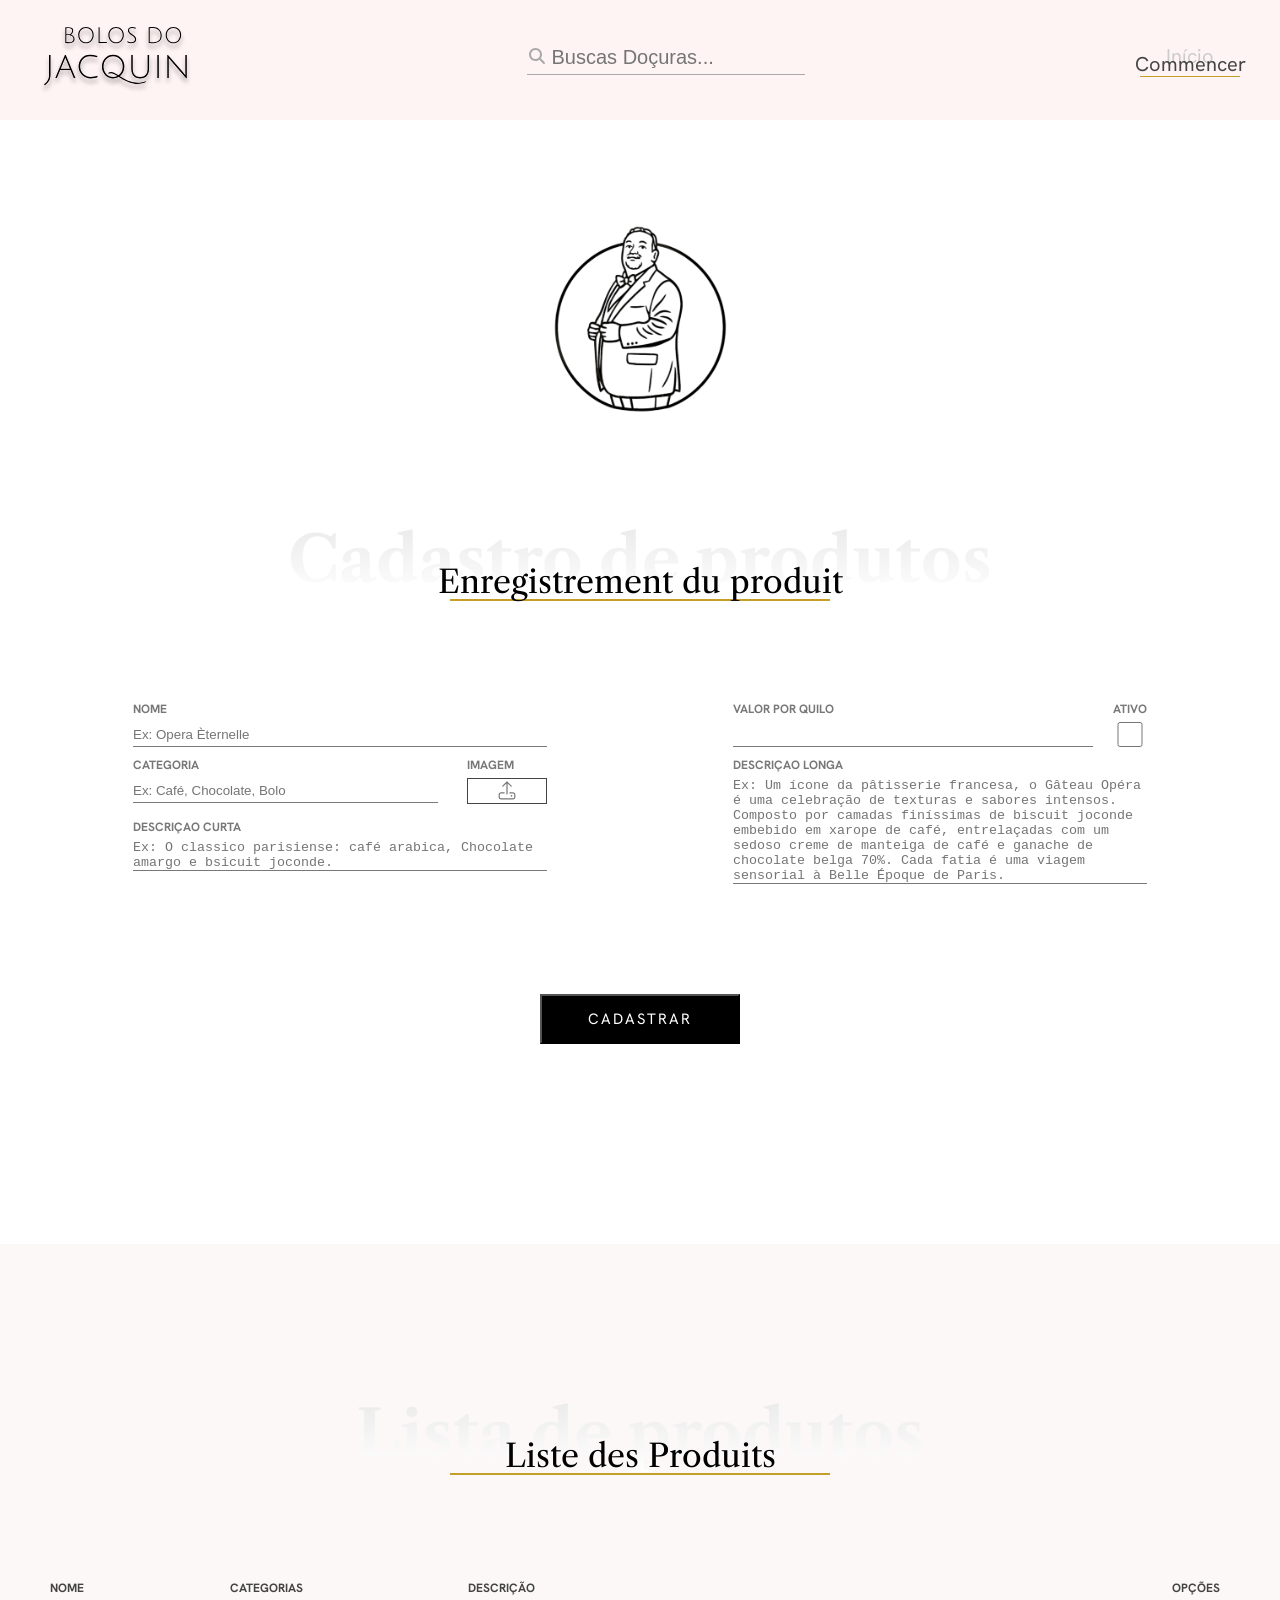
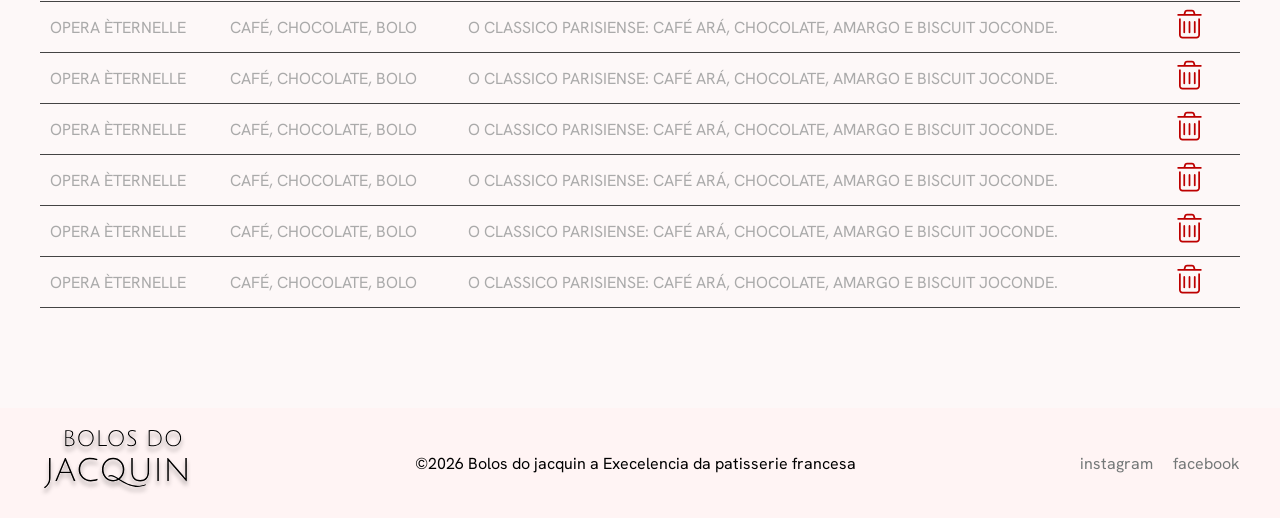
<file: cadastroprodtutos/index.html>
<!DOCTYPE html>
<html lang="pt- br">

<head>
    <meta charset="UTF-8">
    <meta name="viewport" content="width=device-width, initial-scale=1.0">
    <title>Bolos do Jacquin - Adm</title>
    <link rel="stylesheet" href="style.css">

    <link rel="preconnect" href="https://fonts.googleapis.com">
    <link rel="preconnect" href="https://fonts.gstatic.com" crossorigin>
    <link
        href="https://fonts.googleapis.com/css2?family=Hanken+Grotesk:ital,wght@0,100..900;1,100..900&family=Libre+Caslon+Text:ital,wght@0,400;0,700;1,400&display=swap"
        rel="stylesheet">
</head>

<body>
    <header>
        <div class="container header_container">
            <img src="../img/logo.svg" alt="logo dos bolos do jacquin">
            <div class="box_busca">
                <svg xmlns="http://www.w3.org/2000/svg"
                    viewBox="0 0 640 640"><!--!Font Awesome Free 7.3.1 by @fontawesome - https://fontawesome.com License - https://fontawesome.com/license/free Copyright 2026 Fonticons, Inc.-->
                    <path
                        d="M480 272C480 317.9 465.1 360.3 440 394.7L566.6 521.4C579.1 533.9 579.1 554.2 566.6 566.7C554.1 579.2 533.8 579.2 521.3 566.7L394.7 440C360.3 465.1 317.9 480 272 480C157.1 480 64 386.9 64 272C64 157.1 157.1 64 272 64C386.9 64 480 157.1 480 272zM272 416C351.5 416 416 351.5 416 272C416 192.5 351.5 128 272 128C192.5 128 128 192.5 128 272C128 351.5 192.5 416 272 416z" />
                </svg>
                <input type="text" placeholder="Buscas Doçuras...">
            </div>
            <a class="link_inicio" href="">
                Início
                <span>Commencer</span>
                <hr>
            </a>
            <button>
                <svg xmlns="http://www.w3.org/2000/svg"
                    viewBox="0 0 640 640"><!--! Font Awesome Pro 7.3.1 by @fontawesome - https://fontawesome.com License - https://fontawesome.com/license (Commercial License) Copyright 2026 Fonticons, Inc. -->
                    <path fill="currentColor"
                        d="M360 128L116.3 320L544 320C544 192 432 128 360 128zM64 336C64 326.2 68.5 316.9 76.2 310.9L340.2 102.9C345.8 98.5 352.8 96 360 96C404.3 96 457.6 115.2 499.9 151.8C543.1 189.2 576 245.7 576 320L576 480C576 515.3 547.3 544 512 544L128 544C92.7 544 64 515.3 64 480L64 336zM96 416L544 416L544 352L96 352L96 416zM96 448L96 480C96 497.7 110.3 512 128 512L512 512C529.7 512 544 497.7 544 480L544 448L96 448z" />
                </svg>
            </button>
        </div>
    </header>
    <main>
        <h1>Pagina administrativa - bolos do jacquin</h1>
        <section class="cad_produtos">
            <div class="container cad_container">
                <img class="icon_jacquin" src="../img/Logo Bolos do Jacquin.png" alt="">
                <div class="box_h2">
                    <h2>Cadastro de produtos</h2>
                    <span>Enregistrement du produit</span>
                    <hr>
                </div>
                <form action="">
                    <div class="input_form">
                        <div class="form_coluna1">
                            <div class="linha_form lf_coluna">
                                <label for="">nome</label>
                                <input placeholder="Ex: Opera Èternelle" type="text" name="" id="">
                            </div>

                            <div class="linha_form lf_linha">
                                <div class="input_cat lf_coluna">
                                    <label for="">categoria</label>
                                    <input type="text" placeholder="Ex: Café, Chocolate, Bolo">
                                </div>
                                <div class="input_img lf_coluna">
                                    <span>Imagem</span>
                                    <label for="img">
                                        <svg xmlns="http://www.w3.org/2000/svg"
                                            viewBox="0 0 640 640"><!--! Font Awesome Pro 7.3.1 by @fontawesome - https://fontawesome.com License - https://fontawesome.com/license (Commercial License) Copyright 2026 Fonticons, Inc. -->
                                            <path fill="currentColor"
                                                d="M336 118.6L336 400C336 408.8 328.8 416 320 416C311.2 416 304 408.8 304 400L304 118.6L219.3 203.3C213.1 209.5 202.9 209.5 196.7 203.3C190.5 197.1 190.5 186.9 196.7 180.7L308.7 68.7C314.9 62.5 325.1 62.5 331.3 68.7L443.3 180.7C449.5 186.9 449.5 197.1 443.3 203.3C437.1 209.5 426.9 209.5 420.7 203.3L336 118.6zM256 384L160 384C142.3 384 128 398.3 128 416L128 480C128 497.7 142.3 512 160 512L480 512C497.7 512 512 497.7 512 480L512 416C512 398.3 497.7 384 480 384L384 384L384 352L480 352C515.3 352 544 380.7 544 416L544 480C544 515.3 515.3 544 480 544L160 544C124.7 544 96 515.3 96 480L96 416C96 380.7 124.7 352 160 352L256 352L256 384zM416 448C416 434.7 426.7 424 440 424C453.3 424 464 434.7 464 448C464 461.3 453.3 472 440 472C426.7 472 416 461.3 416 448z" />
                                        </svg>
                                    </label>
                                    <input type="file" name="img" id="img">
                                </div>
                            </div>

                            <div class="linha_form lf_coluna">
                                <label for="">descriçao curta</label>
                                <textarea
                                    placeholder="Ex: O classico parisiense: café arabica, Chocolate amargo e bsicuit joconde."
                                    name="" id="" rows="2"></textarea>
                            </div>
                        </div>

                        <div class="form_coluna2">
                            <div class="linha_form lf_linha">
                                <div class="input_valor lf_coluna">
                                    <label for="">valor por quilo</label>
                                    <input type="text" name="" id="">
                                </div>

                                <div class="input_ativo lf_coluna">
                                    <label for="">ativo</label>
                                    <input type="checkbox" name="" id="">
                                </div>

                            </div>
                            <div class="linha_form lf_coluna">
                                <label for="">descriçao longa</label>
                                <textarea name="" id="" rows="7"
                                    placeholder="Ex: Um ícone da pâtisserie francesa, o Gâteau Opéra é uma celebração de texturas e sabores intensos. Composto por camadas finíssimas de biscuit joconde embebido em xarope de café, entrelaçadas com um sedoso creme de manteiga de café e ganache de chocolate belga 70%. Cada fatia é uma viagem sensorial à Belle Époque de Paris."></textarea>
                            </div>

                        </div>
                    </div>
                    <input type="button" value="cadastrar">
                </form>
            </div>
        </section>

        <section class="list_produtos">
            <div class="container list_container">
                <div class="box_h2">
                    <h2>Lista de produtos</h2>
                    <span>Liste des Produits</span>
                    <hr>
                </div>

                <table>
                    <thead>
                        <tr>
                            <th>Nome</th>
                            <th>Categorias</th>
                            <th>Descrição</th>
                            <th>opções</th>
                        </tr>
                    </thead>
                    <tbody>
                        <tr>
                            <td data-cell="nome">Opera Èternelle</td>
                            <td data-cell="categotias">Café, Chocolate, Bolo</td>
                            <td data-cell="descriçao">o classico parisiense: café ará, chocolate, amargo e biscuit
                                joconde.</td>
                            <td data-cell="opções">
                                <svg xmlns="http://www.w3.org/2000/svg"
                                    viewBox="0 0 640 640"><!--! Font Awesome Pro 7.2.0 by @fontawesome - https://fontawesome.com License - https://fontawesome.com/license (Commercial License) Copyright 2026 Fonticons, Inc. -->
                                    <path fill="currentColor"
                                        d="M256.5 91.4C258.5 84.6 264.8 80 271.8 80L368.2 80C375.3 80 381.5 84.6 383.5 91.4L394.5 128L245.5 128L256.5 91.4zM212.1 128L112 128C103.2 128 96 135.2 96 144C96 152.8 103.2 160 112 160L528 160C536.8 160 544 152.8 544 144C544 135.2 536.8 128 528 128L427.9 128L414.2 82.2C408.1 61.9 389.4 48 368.2 48L271.8 48C250.6 48 231.9 61.9 225.8 82.2L212.1 128zM128 208L128 512C128 547.3 156.7 576 192 576L448 576C483.3 576 512 547.3 512 512L512 208L480 208L480 512C480 529.7 465.7 544 448 544L192 544C174.3 544 160 529.7 160 512L160 208L128 208zM240 272C240 263.2 232.8 256 224 256C215.2 256 208 263.2 208 272L208 464C208 472.8 215.2 480 224 480C232.8 480 240 472.8 240 464L240 272zM336 272C336 263.2 328.8 256 320 256C311.2 256 304 263.2 304 272L304 464C304 472.8 311.2 480 320 480C328.8 480 336 472.8 336 464L336 272zM432 272C432 263.2 424.8 256 416 256C407.2 256 400 263.2 400 272L400 464C400 472.8 407.2 480 416 480C424.8 480 432 472.8 432 464L432 272z" />
                                </svg>
                            </td>
                        </tr>
                        <tr>
                            <td data-cell="nome">Opera Èternelle</td>
                            <td data-cell="categotias">Café, Chocolate, Bolo</td>
                            <td data-cell="descriçao">o classico parisiense: café ará, chocolate, amargo e biscuit
                                joconde.</td>
                            <td data-cell="opções">
                                <svg xmlns="http://www.w3.org/2000/svg"
                                    viewBox="0 0 640 640"><!--! Font Awesome Pro 7.2.0 by @fontawesome - https://fontawesome.com License - https://fontawesome.com/license (Commercial License) Copyright 2026 Fonticons, Inc. -->
                                    <path fill="currentColor"
                                        d="M256.5 91.4C258.5 84.6 264.8 80 271.8 80L368.2 80C375.3 80 381.5 84.6 383.5 91.4L394.5 128L245.5 128L256.5 91.4zM212.1 128L112 128C103.2 128 96 135.2 96 144C96 152.8 103.2 160 112 160L528 160C536.8 160 544 152.8 544 144C544 135.2 536.8 128 528 128L427.9 128L414.2 82.2C408.1 61.9 389.4 48 368.2 48L271.8 48C250.6 48 231.9 61.9 225.8 82.2L212.1 128zM128 208L128 512C128 547.3 156.7 576 192 576L448 576C483.3 576 512 547.3 512 512L512 208L480 208L480 512C480 529.7 465.7 544 448 544L192 544C174.3 544 160 529.7 160 512L160 208L128 208zM240 272C240 263.2 232.8 256 224 256C215.2 256 208 263.2 208 272L208 464C208 472.8 215.2 480 224 480C232.8 480 240 472.8 240 464L240 272zM336 272C336 263.2 328.8 256 320 256C311.2 256 304 263.2 304 272L304 464C304 472.8 311.2 480 320 480C328.8 480 336 472.8 336 464L336 272zM432 272C432 263.2 424.8 256 416 256C407.2 256 400 263.2 400 272L400 464C400 472.8 407.2 480 416 480C424.8 480 432 472.8 432 464L432 272z" />
                                </svg>
                            </td>
                        </tr>
                        <tr>
                            <td data-cell="nome">Opera Èternelle</td>
                            <td data-cell="categotias">Café, Chocolate, Bolo</td>
                            <td data-cell="descriçao">o classico parisiense: café ará, chocolate, amargo e biscuit
                                joconde.</td>
                            <td data-cell="opções">
                                <svg xmlns="http://www.w3.org/2000/svg"
                                    viewBox="0 0 640 640"><!--! Font Awesome Pro 7.2.0 by @fontawesome - https://fontawesome.com License - https://fontawesome.com/license (Commercial License) Copyright 2026 Fonticons, Inc. -->
                                    <path fill="currentColor"
                                        d="M256.5 91.4C258.5 84.6 264.8 80 271.8 80L368.2 80C375.3 80 381.5 84.6 383.5 91.4L394.5 128L245.5 128L256.5 91.4zM212.1 128L112 128C103.2 128 96 135.2 96 144C96 152.8 103.2 160 112 160L528 160C536.8 160 544 152.8 544 144C544 135.2 536.8 128 528 128L427.9 128L414.2 82.2C408.1 61.9 389.4 48 368.2 48L271.8 48C250.6 48 231.9 61.9 225.8 82.2L212.1 128zM128 208L128 512C128 547.3 156.7 576 192 576L448 576C483.3 576 512 547.3 512 512L512 208L480 208L480 512C480 529.7 465.7 544 448 544L192 544C174.3 544 160 529.7 160 512L160 208L128 208zM240 272C240 263.2 232.8 256 224 256C215.2 256 208 263.2 208 272L208 464C208 472.8 215.2 480 224 480C232.8 480 240 472.8 240 464L240 272zM336 272C336 263.2 328.8 256 320 256C311.2 256 304 263.2 304 272L304 464C304 472.8 311.2 480 320 480C328.8 480 336 472.8 336 464L336 272zM432 272C432 263.2 424.8 256 416 256C407.2 256 400 263.2 400 272L400 464C400 472.8 407.2 480 416 480C424.8 480 432 472.8 432 464L432 272z" />
                                </svg>
                            </td>
                        </tr>
                        <tr>
                            <td data-cell="nome">Opera Èternelle</td>
                            <td data-cell="categotias">Café, Chocolate, Bolo</td>
                            <td data-cell="descriçao">o classico parisiense: café ará, chocolate, amargo e biscuit
                                joconde.</td>
                            <td data-cell="opções">
                                <svg xmlns="http://www.w3.org/2000/svg"
                                    viewBox="0 0 640 640"><!--! Font Awesome Pro 7.2.0 by @fontawesome - https://fontawesome.com License - https://fontawesome.com/license (Commercial License) Copyright 2026 Fonticons, Inc. -->
                                    <path fill="currentColor"
                                        d="M256.5 91.4C258.5 84.6 264.8 80 271.8 80L368.2 80C375.3 80 381.5 84.6 383.5 91.4L394.5 128L245.5 128L256.5 91.4zM212.1 128L112 128C103.2 128 96 135.2 96 144C96 152.8 103.2 160 112 160L528 160C536.8 160 544 152.8 544 144C544 135.2 536.8 128 528 128L427.9 128L414.2 82.2C408.1 61.9 389.4 48 368.2 48L271.8 48C250.6 48 231.9 61.9 225.8 82.2L212.1 128zM128 208L128 512C128 547.3 156.7 576 192 576L448 576C483.3 576 512 547.3 512 512L512 208L480 208L480 512C480 529.7 465.7 544 448 544L192 544C174.3 544 160 529.7 160 512L160 208L128 208zM240 272C240 263.2 232.8 256 224 256C215.2 256 208 263.2 208 272L208 464C208 472.8 215.2 480 224 480C232.8 480 240 472.8 240 464L240 272zM336 272C336 263.2 328.8 256 320 256C311.2 256 304 263.2 304 272L304 464C304 472.8 311.2 480 320 480C328.8 480 336 472.8 336 464L336 272zM432 272C432 263.2 424.8 256 416 256C407.2 256 400 263.2 400 272L400 464C400 472.8 407.2 480 416 480C424.8 480 432 472.8 432 464L432 272z" />
                                </svg>
                            </td>
                        </tr>
                        <tr>
                            <td data-cell="nome">Opera Èternelle</td>
                            <td data-cell="categotias">Café, Chocolate, Bolo</td>
                            <td data-cell="descriçao">o classico parisiense: café ará, chocolate, amargo e biscuit
                                joconde.</td>
                            <td data-cell="opções">
                                <svg xmlns="http://www.w3.org/2000/svg"
                                    viewBox="0 0 640 640"><!--! Font Awesome Pro 7.2.0 by @fontawesome - https://fontawesome.com License - https://fontawesome.com/license (Commercial License) Copyright 2026 Fonticons, Inc. -->
                                    <path fill="currentColor"
                                        d="M256.5 91.4C258.5 84.6 264.8 80 271.8 80L368.2 80C375.3 80 381.5 84.6 383.5 91.4L394.5 128L245.5 128L256.5 91.4zM212.1 128L112 128C103.2 128 96 135.2 96 144C96 152.8 103.2 160 112 160L528 160C536.8 160 544 152.8 544 144C544 135.2 536.8 128 528 128L427.9 128L414.2 82.2C408.1 61.9 389.4 48 368.2 48L271.8 48C250.6 48 231.9 61.9 225.8 82.2L212.1 128zM128 208L128 512C128 547.3 156.7 576 192 576L448 576C483.3 576 512 547.3 512 512L512 208L480 208L480 512C480 529.7 465.7 544 448 544L192 544C174.3 544 160 529.7 160 512L160 208L128 208zM240 272C240 263.2 232.8 256 224 256C215.2 256 208 263.2 208 272L208 464C208 472.8 215.2 480 224 480C232.8 480 240 472.8 240 464L240 272zM336 272C336 263.2 328.8 256 320 256C311.2 256 304 263.2 304 272L304 464C304 472.8 311.2 480 320 480C328.8 480 336 472.8 336 464L336 272zM432 272C432 263.2 424.8 256 416 256C407.2 256 400 263.2 400 272L400 464C400 472.8 407.2 480 416 480C424.8 480 432 472.8 432 464L432 272z" />
                                </svg>
                            </td>
                        </tr>
                        <tr>
                            <td data-cell="nome">Opera Èternelle</td>
                            <td data-cell="categotias">Café, Chocolate, Bolo</td>
                            <td data-cell="descriçao">o classico parisiense: café ará, chocolate, amargo e biscuit
                                joconde.</td>
                            <td data-cell="opções">
                                <svg xmlns="http://www.w3.org/2000/svg"
                                    viewBox="0 0 640 640"><!--! Font Awesome Pro 7.2.0 by @fontawesome - https://fontawesome.com License - https://fontawesome.com/license (Commercial License) Copyright 2026 Fonticons, Inc. -->
                                    <path fill="currentColor"
                                        d="M256.5 91.4C258.5 84.6 264.8 80 271.8 80L368.2 80C375.3 80 381.5 84.6 383.5 91.4L394.5 128L245.5 128L256.5 91.4zM212.1 128L112 128C103.2 128 96 135.2 96 144C96 152.8 103.2 160 112 160L528 160C536.8 160 544 152.8 544 144C544 135.2 536.8 128 528 128L427.9 128L414.2 82.2C408.1 61.9 389.4 48 368.2 48L271.8 48C250.6 48 231.9 61.9 225.8 82.2L212.1 128zM128 208L128 512C128 547.3 156.7 576 192 576L448 576C483.3 576 512 547.3 512 512L512 208L480 208L480 512C480 529.7 465.7 544 448 544L192 544C174.3 544 160 529.7 160 512L160 208L128 208zM240 272C240 263.2 232.8 256 224 256C215.2 256 208 263.2 208 272L208 464C208 472.8 215.2 480 224 480C232.8 480 240 472.8 240 464L240 272zM336 272C336 263.2 328.8 256 320 256C311.2 256 304 263.2 304 272L304 464C304 472.8 311.2 480 320 480C328.8 480 336 472.8 336 464L336 272zM432 272C432 263.2 424.8 256 416 256C407.2 256 400 263.2 400 272L400 464C400 472.8 407.2 480 416 480C424.8 480 432 472.8 432 464L432 272z" />
                                </svg>
                            </td>
                        </tr>
                    </tbody>
                </table>

            </div>
        </section>
    </main>

 <footer>
     <div class="home_container footer_container">
         <img src="../img/logo.svg" alt="logo bolos do jacquin">
         <span>©2026 Bolos do jacquin a Execelencia da patisserie francesa</span>
            <nav class="nav_footer">
                <a href="">instagram</a>
                <a href="">facebook</a>
            </nav>
        </div>
 </footer>

</body>

</html>
</file>
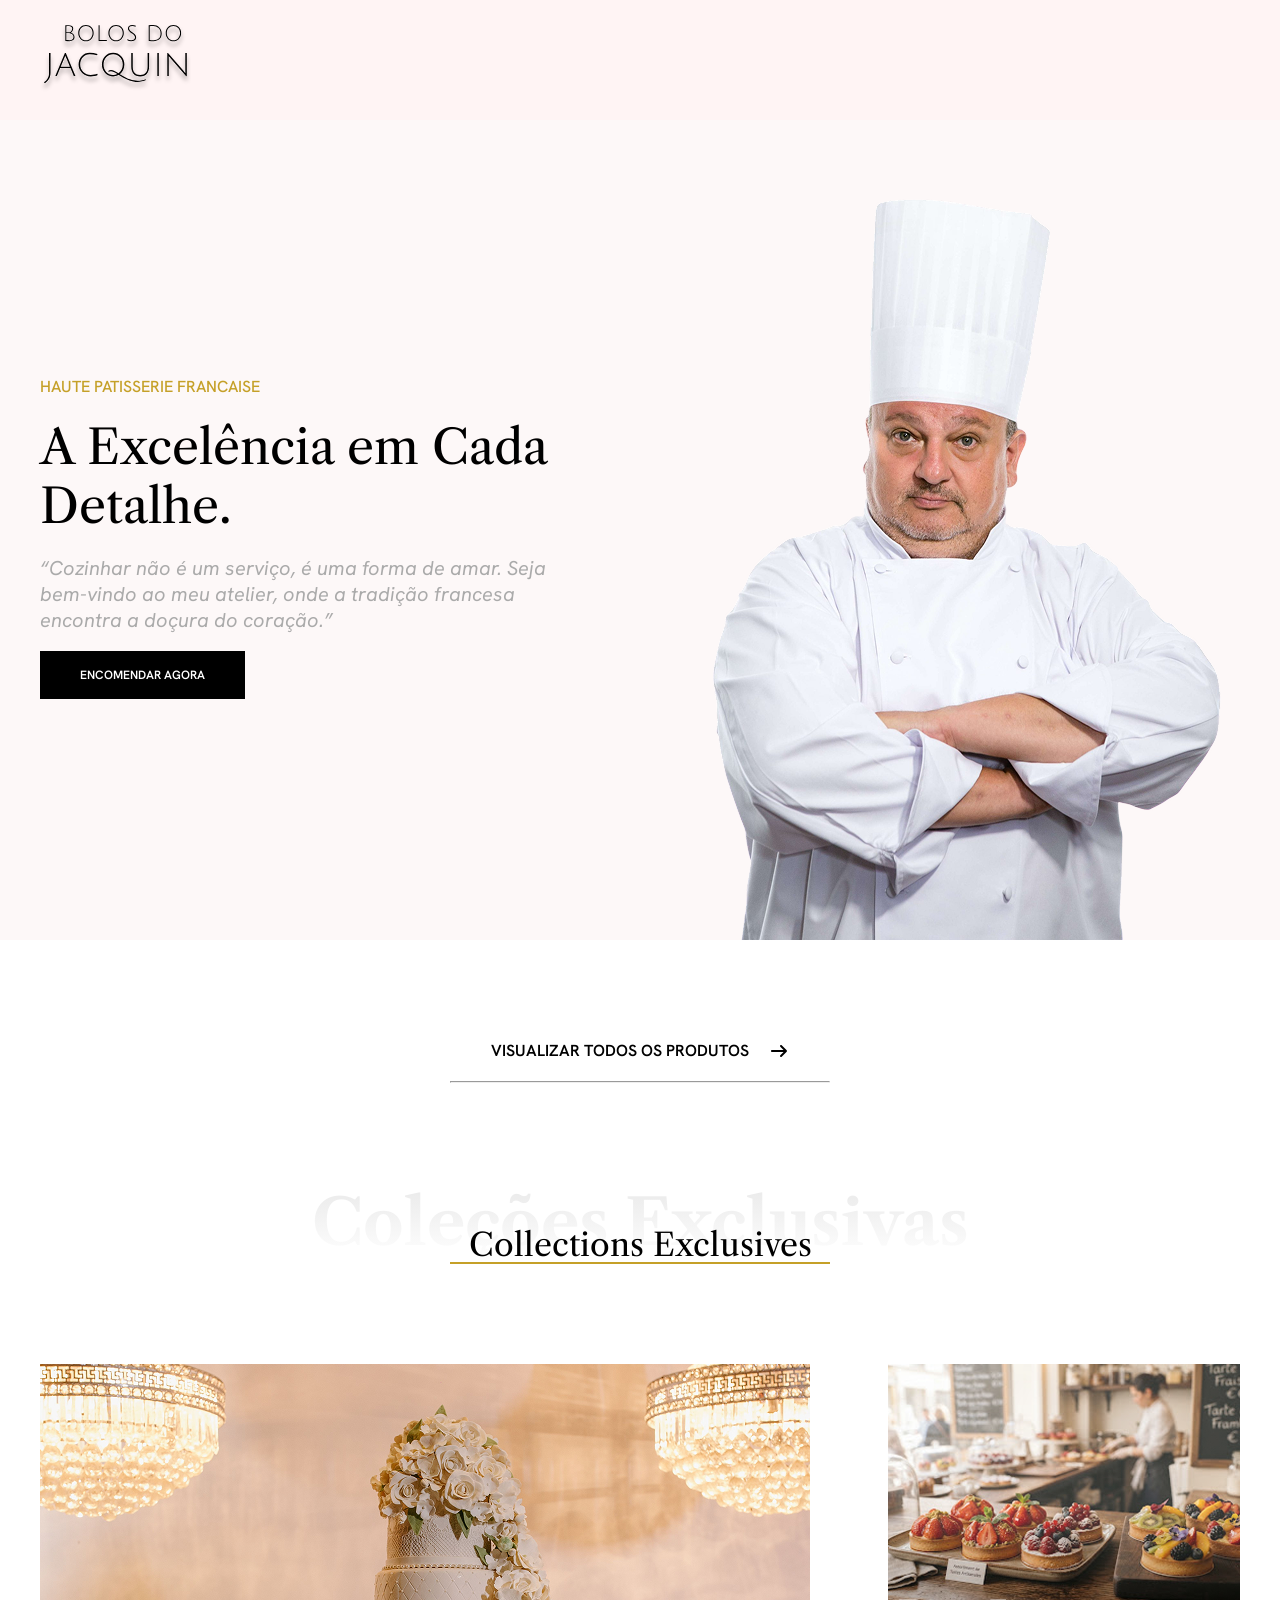
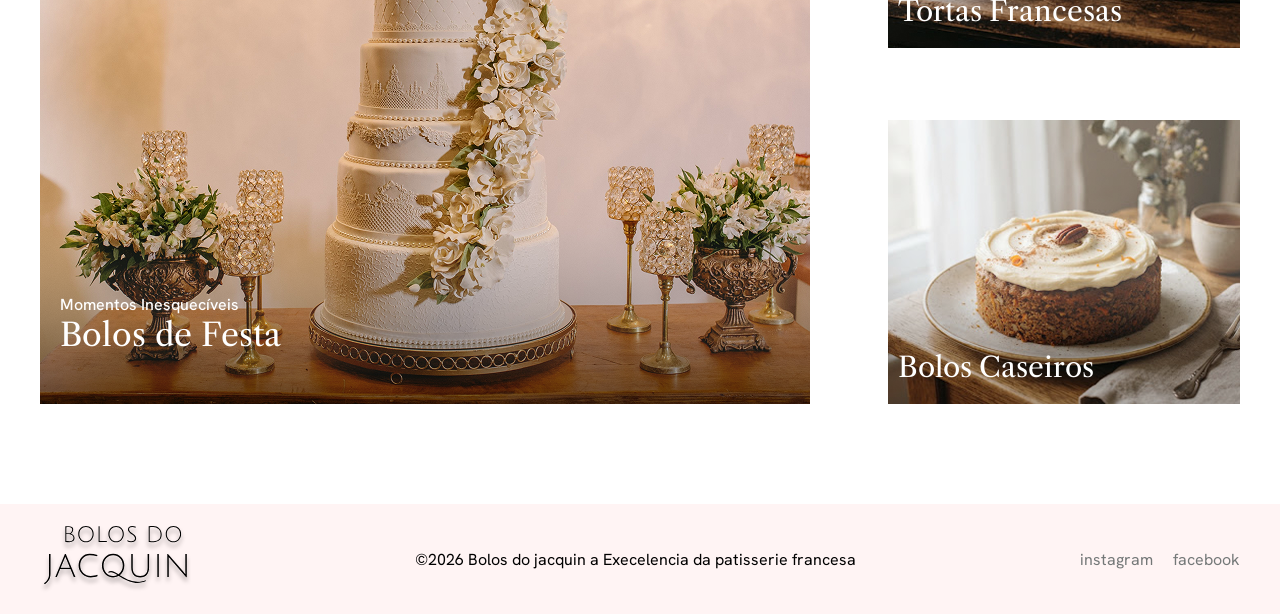
<file: home/index.html>
<!DOCTYPE html>
<html lang="pt-br">

<head>
    <meta charset="UTF-8">
    <meta name="viewport" content="width=device-width, initial-scale=1.0">
    <title>Home - Bolos do Jacquin</title>
    <link rel="stylesheet" href="style.css">

    <link rel="preconnect" href="https://fonts.googleapis.com">
    <link rel="preconnect" href="https://fonts.gstatic.com" crossorigin>
    <link
        href="https://fonts.googleapis.com/css2?family=Hanken+Grotesk:ital,wght@0,100..900;1,100..900&family=Libre+Caslon+Text:ital,wght@0,400;0,700;1,400&display=swap"
        rel="stylesheet">
</head>

<body>
    <header class="home_cabecalho">
        <div class="home_container">
            <img src="../img/logo.svg" alt="logo bolos do jacquin">
        </div>
    </header>
    <main>
        <h1>página inicial bolos do Jacquin</h1>
        <section class="home_banner">
            <div class="home_container banner_container">
                <div class="box_texto_banner">
                    <span class="linha1">haute patisserie francaise</span><br>
                    <span class="linha2">A Excelência em Cada Detalhe.</span>
                    <p class="linha3">“Cozinhar não é um serviço, é uma forma de amar. Seja bem-vindo ao meu atelier,
                        onde a tradição
                        francesa encontra a doçura do coração.”</p>
                    <a class="linha4" href="">encomendar agora</a>
                </div>
                <img src="../img/jacquin_banner.png" alt="foto do Jacquin vestindo sua dólmâ">
            </div>
        </section>

        <section class="home_container home_produtos">
            <div class="link_produtos">
                <div>
                    <a href="">visualizar todos os produtos</a>
                    <svg xmlns="http://www.w3.org/2000/svg"
                        viewBox="0 0 640 640"><!--!Font Awesome Free 7.3.1 by @fontawesome - https://fontawesome.com License - https://fontawesome.com/license/free Copyright 2026 Fonticons, Inc.-->
                        <path
                            d="M566.6 342.6C579.1 330.1 579.1 309.8 566.6 297.3L406.6 137.3C394.1 124.8 373.8 124.8 361.3 137.3C348.8 149.8 348.8 170.1 361.3 182.6L466.7 288L96 288C78.3 288 64 302.3 64 320C64 337.7 78.3 352 96 352L466.7 352L361.3 457.4C348.8 469.9 348.8 490.2 361.3 502.7C373.8 515.2 394.1 515.2 406.6 502.7L566.6 342.7z" />
                    </svg>
                </div>
                <hr>
            </div>

            <div class="home_subtitulo">
                <h2>Coleções Exclusivas</h2>
                <span>Collections Exclusives</span>
                <hr>
            </div>

            <div class="container_categorias">
                <a href="">
                    <div class="img_categoria1">
                        <span>Momentos Inesquecíveis</span>
                        <h3>Bolos de Festa</h3>
                    </div>
                </a>

                <div class="col_categorias">
                    <a href="">
                        <div class="img_categoria2">
                            <h3>Tortas Francesas</h3>
                        </div>
                    </a>
                    <a href="">
                        <div class="img_categoria3">
                            <h3>Bolos Caseiros</h3>
                        </div>
                    </a>
                </div>
            </div>
        </section>
    </main>
     <footer>
        <div class="home_container footer_container">
            <img src="../img/logo.svg" alt="logo bolos do jacquin">
            <span>©2026 Bolos do jacquin a Execelencia da patisserie francesa</span>
            <nav class="nav_footer">
                <a href="">instagram</a>
                <a href="">facebook</a>
            </nav>
        </div>
    </footer>
</body>

</html>
</file>
<file: cadastroprodtutos/style.css>
* {
    margin: 0;
    padding: 0;
    box-sizing: border-box;

}

h1 {

    position: absolute;
    width: 1px;
    height: 1px;
    margin: -1px;
    overflow: hidden;
}

:root {
    --corPrincipal: #fff4f4;
    --fontHanken: "Hanken Grotesk", sans-serif;
    --corDourado: #C5A028;
    --corsegundria: #fdf8f8;
}

.container {
    width: 95%;
    max-width: 1200px;
    margin: 0 auto;
    /* background-color: aqua; */
}

header {
    background-color: var(--corPrincipal);
    font-family: var(--fontHanken);
}

.header_container {
    display: flex;
    justify-content: space-between;
    align-items: center;
    height: 120px;
}

.box_busca {
    position: relative;
}

.box_busca svg {
    width: 20px;
    position: absolute;
    fill: #A9A9A9;
}

.box_busca input {
    padding-left: 25px;
    padding-bottom: 5px;
    background-color: transparent;
    border: none;
    border-bottom: solid 1px #A9A9A9;
    font-size: 20px;
}

.box_busca input:focus {
    outline: none;
}

.link_inicio {
    color: #CCCCCC;
    text-decoration: none;
    font-size: 20px;
    position: relative;
    text-align: center;
}

.link_inicio span {
    color: #444444;
    position: absolute;
    left: -5px;
    top: 8px;
}

.link_inicio hr {
    margin-top: 7px;
    width: 100px;
    background-color: var(--corDourado);
    border: none;
    height: 1px;
}

/* ------------------------BOTAO MENU---------------------- */

.header_container button {
    background-color: transparent;
    border: none;
    display: none;
}

.header_container button svg {
    width: 35px;
}

/*---------------------- SECAO CADASTRO DE PRODUTOS--------- */

.cad_container {
    display: flex;
    flex-direction: column;
    align-items: center;
    padding: 100px 0;
}

.icon_jacquin {
    width: 200px;
}


.box_h2 {
    font-family: "Libre Caslon Text", serif;
    /* background-color: darkgreen; */
    display: flex;
    flex-direction: column;
    align-items: center;
    position: relative;
    margin-top: 100px;
    margin-bottom: 100px;
}

.box_h2 h2 {
    font-weight: 700;
    font-size: 64px;
    background-image: linear-gradient(0deg, #FFFFFF, #E9E9E9);

    background-clip: text;
    -webkit-background-clip: text;

    color: transparent;
    -webkit-text-fill-color: transparent;
}

.box_h2 span {
    font-size: 32px;
    position: absolute;
    bottom: -10px;
    margin-bottom: 10px;
}

.box_h2 hr {
    max-width: 380px;
    width: 100%;
    background-color: #C5A028;
    border: none;
    height: 2px;
}


/* ---------------------------FORMULARIO--------------------------------*/

form {
    /* background-color: aquamarine; */
    width: 100%;
}

.input_form {
    display: flex;
    justify-content: space-around;
    width: 100%;
    max-width: 1200px;
}

.lf_coluna {
    display: flex;
    flex-direction: column;
}

.lf_linha {
    display: flex;
}

.input_img svg {
    width: 24px;
}


.form_coluna1,
.form_coluna2 {
    width: 414px;
}

.input_img span,
form label {
    font-family: var(--fontHanken);
    text-transform: uppercase;
    color: #787878;
    font-size: 12px;
    font-weight: 700;
    margin-bottom: 5px;
}


.input_form input[type=text],
.input_form textarea {
    background-color: transparent;
    border: none;
    border-bottom: solid 1px #787878;
    resize: none;
}

.input_form input[type=text]:focus,
.input_form textarea:focus {
    outline: none;
}


.linha_form {
    margin-bottom: 10px;
}

.input_form input[type=file] {
    display: none;
}

.input_img label {
    /* background-color: violet; */
    display: flex;
    align-items: center;
    justify-content: center;
    width: 80px;
    border: solid 1px #444444;
}

.input_img label:hover {
    cursor: pointer;
}

form input[type=text] {
    height: 26px;
}

form input[type=checkbox],
form input[type=text] {
    height: 25px;
}

.input_cat {
    width: 314px;
    margin-right: 29px;
    width: 78%;
}


.input_valor {
    width: 91%;
    margin-right: 20px;
    width: 360px;
}

form input[type=button] {
    margin: 100px auto;
    display: block;
    color: #ffffff;
    background-color: #000000;
    width: 200px;
    height: 50px;

    font-family: var(--fontHanken);
    text-transform: uppercase;
    font-size: 15px;
    font-weight: 10px;
    letter-spacing: 2px;
    cursor: pointer;
}


/* ---------------------------------lista de produtos---------------------------------- */

.list_produtos {
    background-color: var(--corsegundria);
    padding-top: 50px;
    padding-bottom: 100px;
}

table {
    /* background-color: turquoise; */
    width: 100%;
    font-family: var(--fontHanken);
    text-transform: uppercase;
    text-align: left;
    border-collapse: collapse;
}


thead {
    font-size: 12px;
    font-weight: 600;
    color: #444444;
}

tbody {
    color: #AAAAAA;
}

table svg {
    width: 35px;
    color: #bd0000;

}


th,
td {
    border-bottom: solid 1px #444444;
    padding: 5px 10px;
}




/* ------------------------footer------------------- */
footer {
    background-color: #fff4f4;
    height: 110px;
    display: flex;
    align-items: center;
}


.footer_container {
    display: flex;
    justify-content: space-between;
    align-items: center;
}

.nav_footer {
    display: flex;
    justify-content: space-between;
    width: 160px;
}

.footer_container span,
.nav_footer {
    font-family: "Hanken Grotesk", sans-serif;
}

.nav_footer a {
    text-decoration: none;
    color: #747878;
}

.home_container {
    /* background-color: aqua; */
    max-width: 1200px;
    /*Largura maxima 1200px*/
    width: 95%;
    /*Largura 95%*/
    margin: 0 auto;
}












/* ------------------------MEDIAS---------------------- */
@media screen and (max-width: 768px) {
    .header_container button {
        display: block;
    }

    .link_inicio,
    .box_busca {
        display: none;
    }

    .box_h2 h2 {
        font-size: 32px;
    }

    .box_h2 span {
        font-size: 20px;
        bottom: -18px;
        margin-bottom: 20px;
    }

    .box_h2 hr {
        margin-top: 10px;
        width: 70%
    }

    .input_form {
        flex-direction: column;
        align-items: center;
    }


    .form_coluna1,
    .form_coluna2 {
        max-width: 500px;
        width: 80%;
    }

    /* ------------------------tabela---------------------- */
    thead {
        display: none;

    }

    tbody tr {
        display: flex;
        flex-direction: column;
        border: solid 1px #444444;
        border-radius: 10px;
        background-color: #FFFFFF;
        box-shadow: #00000052 5px 5px 5px;
        max-width: 500px;
        margin: 0 auto 50px;
    }

    tbody td {
        border: none;

    }

    tbody td::before {
        content: attr(data-cell) ": ";
        font-size: 12px;
        color: #444444;
    }

    footer {
        height: 300px;
    }

    .footer_container {
        flex-wrap: wrap;
        row-gap: 50px;
    }

    footer img {
        width: 135px;
    }


    footer span {
        font-size: 12px;
    }

    .nav_footer {
        font-size: 13px;
        gap: 20px;
    }

    .footer_container {
        display: flex;
        flex-direction: column;

    }

    .nav_footer {
        order: 1;
    }


    .footer_container img {
        order: 3;
    }


    .footer_container span {
        order: 4;
    }


}














}
</file>
<file: home/style.css>
* {
    margin: 0;
    padding: 0;
    box-sizing: border-box;
}

h1 {
    position: absolute;
    width: 1px;
    height: 1px;
    margin: -1px;
    overflow: hidden;
}


/* ---------- CABECALHO ---------- */
.home_cabecalho {
    background-color: #FFF4F4;
    height: 120px;
    display: flex;
    justify-content: center;
    align-items: center;
}

.home_container {
    /* background-color: aqua; */
    max-width: 1200px;
    /*Largura maxima 1200px*/
    width: 95%;
    /*Largura 95%*/
    margin: 0 auto;
}





/* ---------- BANNER ---------- */
.home_banner {
    background-color: #FDF8F8;
}

.box_texto_banner {
    /* background-color: chartreuse; */
    font-family: "Hanken Grotesk", sans-serif;
    max-width: 520px;
}

.banner_container {
    display: flex;
    align-items: center;
    justify-content: space-between;
}

.banner_container img {
    width: 547px;
}

.linha1 {
    color: #C5A028;
    font-size: 16px;
    font-weight: 500;
    text-transform: uppercase;
    margin-bottom: 20px;
    display: inline-block;
}

.linha2 {
    font-family: "Libre Caslon Text", serif;
    font-size: 48px;
    margin-bottom: 20px;
    display: inline-block;
}

.linha3 {
    font-size: 20px;
    font-style: italic;
    color: #AAAAAA;
    margin-bottom: 30px;
    display: inline-block;
}

.linha4 {
    font-weight: 600;
    font-size: 12px;
    text-transform: uppercase;
    color: #FFFFFF;
    text-decoration: none;

    background-color: #000000;
    padding: 16px 40px;
}





/* ---------- PRODUTOS ---------- */
.home_produtos {
    padding: 100px 0;
}

.link_produtos a {
    font-family: "Hanken Grotesk", sans-serif;
    font-weight: 600;
    font-size: 16px;
    text-transform: uppercase;

    text-decoration: none;
    color: #000000;
}

.link_produtos svg {
    width: 20px;
}

.link_produtos div {
    display: flex;
    align-items: center;
    justify-content: center;
    gap: 20px;
    margin-bottom: 20px;
}

.link_produtos hr {
    max-width: 380px;
    width: 100%;
    margin: 0 auto;
}

.home_subtitulo {
    font-family: "Libre Caslon Text", serif;
    /* background-color: darkgreen; */
    display: flex;
    flex-direction: column;
    align-items: center;
    position: relative;
    margin-top: 100px;
    margin-bottom: 100px;
}

.home_subtitulo h2 {
    font-weight: 700;
    font-size: 64px;
    background-image: linear-gradient(0deg, #FFFFFF, #E9E9E9);

    background-clip: text;
    -webkit-background-clip: text;

    color: transparent;
    -webkit-text-fill-color: transparent;
}

.home_subtitulo span {
    font-size: 32px;
    position: absolute;
    bottom: -10px;
    margin-bottom: 10px;
}

.home_subtitulo hr {
    max-width: 380px;
    width: 100%;
    background-color: #C5A028;
    border: none;
    height: 2px;
}

.img_categoria1 {
    background-image: url(../img/bolos_de_festa.png);
    /* width: 100%; */
    width: 770px;
    height: 640px;
    display: flex;
    flex-direction: column;
    justify-content: flex-end;
    padding: 50px 20px;
}

.container_categorias {
    display: flex;
    justify-content: space-between;
    width: 100%;
}

.container_categorias a {
    color: #FFFFFF;
    text-decoration: none;
    display: contents;
}

.img_categoria1 span {
    font-family: "Hanken Grotesk", sans-serif;
    font-weight: 500;
}

.img_categoria1 h3 {
    font-size: 32px;
}

.home_produtos h3 {
    font-family: "Libre Caslon Text", serif;
    font-weight: 400;
}

.col_categorias{
    display: flex;
    flex-direction: column;
    justify-content: space-between;
}

.img_categoria2 {
    background-image: url(../img/tortas_francesas.png);
}

.img_categoria3 {
    background-image: url(../img/bolos_caseiros.png);
}

.img_categoria2,
.img_categoria3 {
    /* width: 25%; */
    width: 352px;
    height: 284px;
    display: flex;
    align-items: flex-end;
    padding: 20px 10px;
    font-size: 24px;
}

/* ------------------------footer------------------- */
footer{
    background-color: #fff4f4;
    height: 110px;
    display: flex;
    align-items: center;
}


.footer_container {
    display: flex;
    justify-content: space-between;
    align-items: center;
}

.nav_footer{
    display: flex;
    justify-content: space-between;
    width: 160px;
}

.footer_container span,
.nav_footer{
    font-family: "Hanken Grotesk", sans-serif;
}

.nav_footer a{
    text-decoration: none;
    color: #747878;
}
</file>
